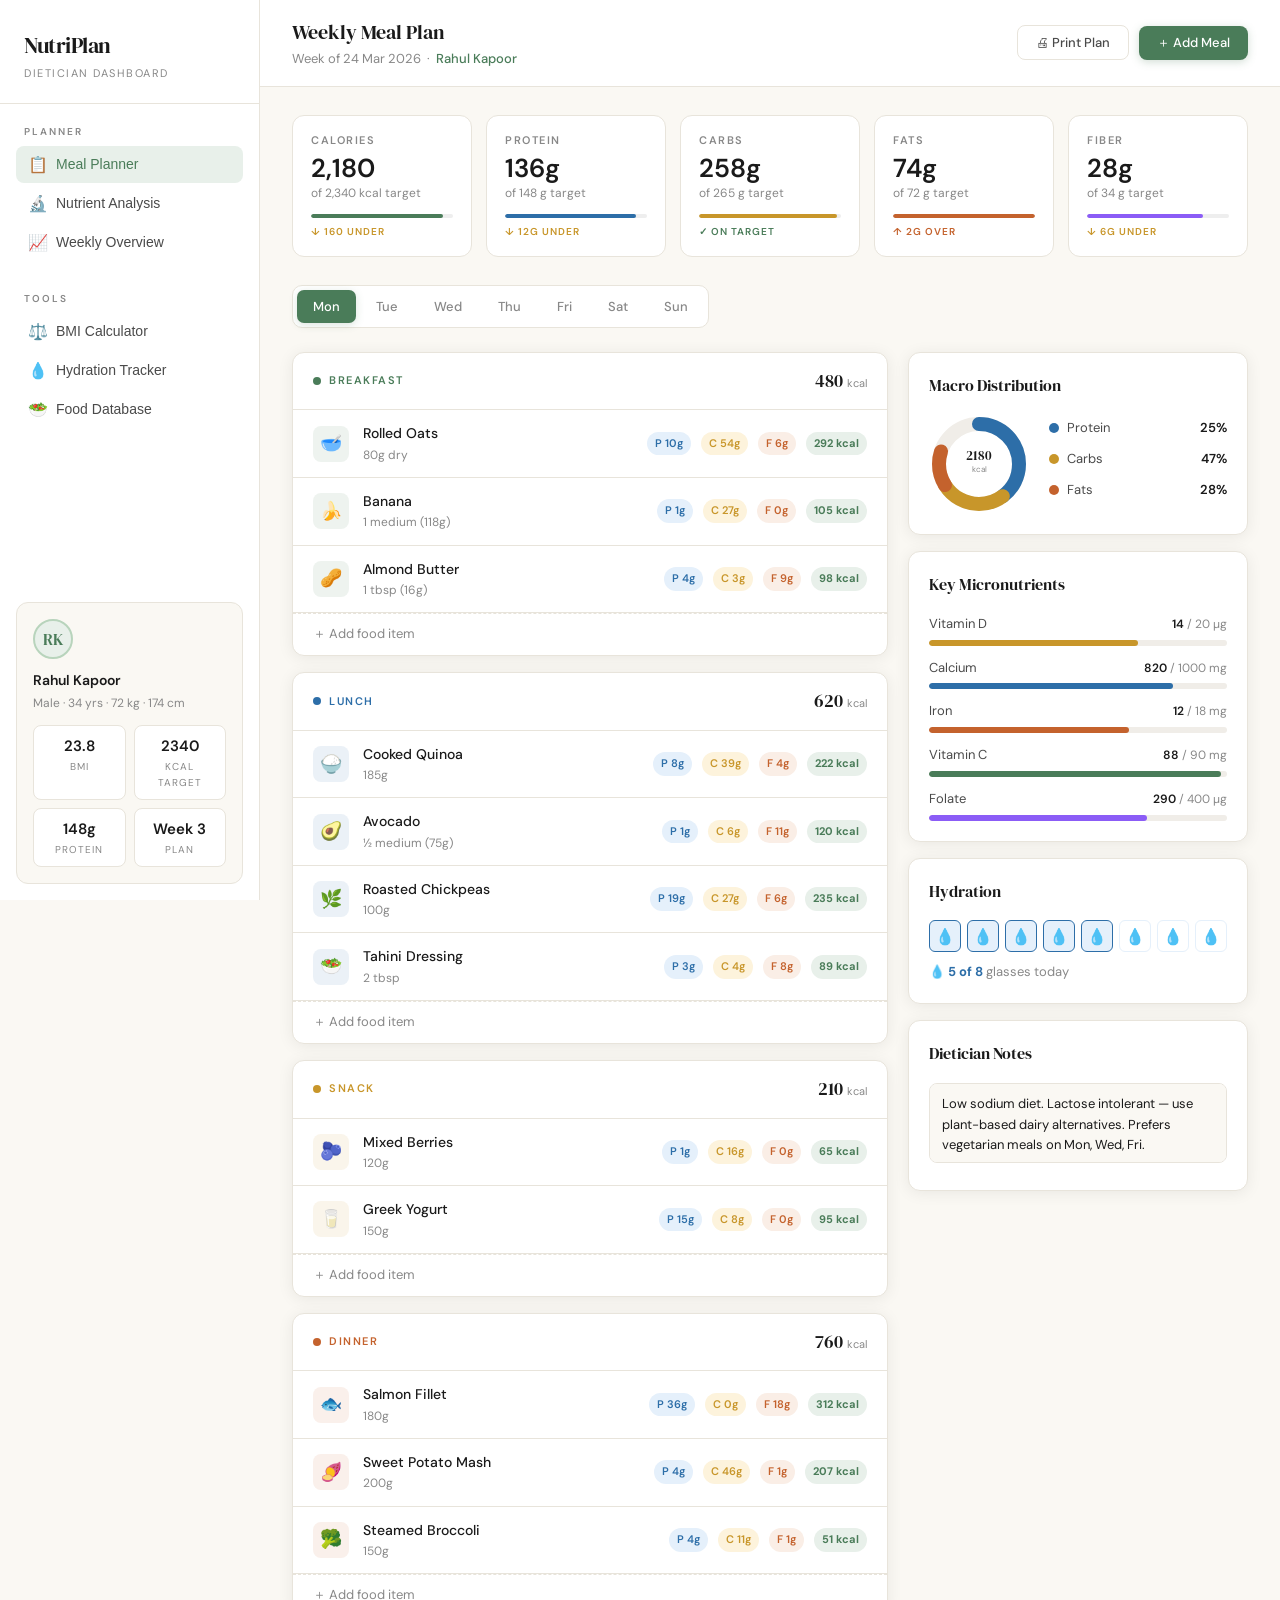
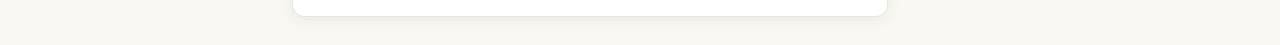
<file: dietician_meal_planner (1).html>
<!DOCTYPE html>
<html lang="en">
<head>
<meta charset="UTF-8">
<meta name="viewport" content="width=device-width, initial-scale=1.0">
<title>NutriPlan — Dietician's Meal Planner</title>
<link href="https://fonts.googleapis.com/css2?family=DM+Serif+Display:ital@0;1&family=DM+Sans:wght@300;400;500;600&display=swap" rel="stylesheet">
<style>
* { margin:0; padding:0; box-sizing:border-box; }

:root {
  --cream: #faf8f3;
  --white: #ffffff;
  --sage: #4a7c59;
  --sage-light: #e8f0ea;
  --sage-mid: #b8d4bc;
  --terracotta: #c4622d;
  --terra-light: #faeee6;
  --gold: #c8962a;
  --gold-light: #fdf3dc;
  --sky: #2d6ea8;
  --sky-light: #e5f0fb;
  --ink: #1a1a1a;
  --ink-mid: #4a4a4a;
  --ink-light: #888;
  --border: #e8e4db;
  --radius: 12px;
  --shadow: 0 2px 16px rgba(0,0,0,0.07);
  --shadow-md: 0 4px 32px rgba(0,0,0,0.1);
}

body {
  background: var(--cream);
  color: var(--ink);
  font-family: 'DM Sans', sans-serif;
  min-height: 100vh;
  font-size: 15px;
  line-height: 1.6;
}

/* ── SIDEBAR ── */
.layout { display: flex; min-height: 100vh; }

.sidebar {
  width: 260px; flex-shrink: 0;
  background: var(--white);
  border-right: 1px solid var(--border);
  display: flex; flex-direction: column;
  padding: 0;
  position: sticky; top: 0; height: 100vh;
  overflow-y: auto;
}

.brand {
  padding: 28px 24px 20px;
  border-bottom: 1px solid var(--border);
}

.brand-name {
  font-family: 'DM Serif Display', serif;
  font-size: 22px; color: var(--ink);
  letter-spacing: -0.5px;
}

.brand-tag {
  font-size: 11px; color: var(--ink-light);
  letter-spacing: 1.5px; text-transform: uppercase;
  margin-top: 2px;
}

.nav-section { padding: 20px 16px 8px; }

.nav-label {
  font-size: 10px; font-weight: 600; letter-spacing: 2px;
  text-transform: uppercase; color: var(--ink-light);
  padding: 0 8px; margin-bottom: 6px;
}

.nav-item {
  display: flex; align-items: center; gap: 10px;
  padding: 9px 12px; border-radius: 8px;
  font-size: 14px; font-weight: 500; color: var(--ink-mid);
  cursor: pointer; transition: all 0.18s;
  margin-bottom: 2px;
  border: none; background: none; width: 100%; text-align: left;
}

.nav-item:hover { background: var(--cream); color: var(--ink); }

.nav-item.active {
  background: var(--sage-light);
  color: var(--sage);
}

.nav-icon { width: 18px; text-align: center; font-size: 16px; flex-shrink: 0; }

/* Patient card in sidebar */
.patient-card {
  margin: 16px; padding: 16px;
  background: var(--cream); border-radius: var(--radius);
  border: 1px solid var(--border);
}

.patient-avatar {
  width: 40px; height: 40px; border-radius: 50%;
  background: var(--sage-light); border: 2px solid var(--sage-mid);
  display: flex; align-items: center; justify-content: center;
  font-family: 'DM Serif Display', serif;
  font-size: 16px; color: var(--sage);
  margin-bottom: 10px;
}

.patient-name { font-weight: 600; font-size: 14px; color: var(--ink); }
.patient-meta { font-size: 12px; color: var(--ink-light); margin-top: 2px; }

.patient-stats {
  display: grid; grid-template-columns: 1fr 1fr; gap: 8px; margin-top: 12px;
}

.pstat {
  background: var(--white); border-radius: 8px;
  padding: 8px; text-align: center; border: 1px solid var(--border);
}
.pstat-val { font-size: 15px; font-weight: 600; color: var(--ink); }
.pstat-key { font-size: 10px; color: var(--ink-light); text-transform: uppercase; letter-spacing: 1px; margin-top: 1px; }

/* ── MAIN ── */
.main { flex: 1; display: flex; flex-direction: column; overflow: hidden; }

/* Top bar */
.topbar {
  background: var(--white); border-bottom: 1px solid var(--border);
  padding: 16px 32px; display: flex; align-items: center; justify-content: space-between;
  flex-shrink: 0;
}

.topbar-title { font-family: 'DM Serif Display', serif; font-size: 20px; color: var(--ink); }
.topbar-sub { font-size: 13px; color: var(--ink-light); margin-top: 1px; }

.topbar-actions { display: flex; gap: 10px; align-items: center; }

.btn {
  padding: 8px 18px; border-radius: 8px; font-size: 13px; font-weight: 500;
  cursor: pointer; transition: all 0.18s; border: none; font-family: 'DM Sans', sans-serif;
}

.btn-outline {
  background: none; border: 1px solid var(--border); color: var(--ink-mid);
}
.btn-outline:hover { background: var(--cream); border-color: #ccc; }

.btn-primary {
  background: var(--sage); color: white;
  box-shadow: 0 2px 8px rgba(74,124,89,0.25);
}
.btn-primary:hover { background: #3d6b4a; }

/* ── CONTENT ── */
.content { flex: 1; overflow-y: auto; padding: 28px 32px; }

/* Macro summary row */
.macro-summary {
  display: grid; grid-template-columns: repeat(5, 1fr); gap: 14px;
  margin-bottom: 28px;
}

.macro-card {
  background: var(--white); border-radius: var(--radius);
  border: 1px solid var(--border); padding: 16px 18px;
  transition: box-shadow 0.2s;
}
.macro-card:hover { box-shadow: var(--shadow); }

.mc-label { font-size: 11px; font-weight: 600; letter-spacing: 1.5px; text-transform: uppercase; color: var(--ink-light); margin-bottom: 6px; }
.mc-val { font-size: 26px; font-weight: 600; color: var(--ink); line-height: 1; }
.mc-unit { font-size: 12px; color: var(--ink-light); margin-top: 3px; }

.mc-bar-wrap { height: 4px; background: #eee; border-radius: 100px; margin-top: 10px; overflow: hidden; }
.mc-bar { height: 100%; border-radius: 100px; transition: width 0.6s cubic-bezier(0.34,1.56,0.64,1); }

/* Target badge */
.target-met { font-size: 10px; font-weight: 600; letter-spacing: 1px; text-transform: uppercase; margin-top: 6px; }
.met { color: var(--sage); }
.over { color: var(--terracotta); }
.under { color: var(--gold); }

/* ── DAY TABS ── */
.day-tabs {
  display: flex; gap: 4px; margin-bottom: 24px;
  background: var(--white); border: 1px solid var(--border);
  border-radius: 10px; padding: 4px;
  width: fit-content;
}

.day-tab {
  padding: 8px 16px; border-radius: 7px;
  font-size: 13px; font-weight: 500; color: var(--ink-light);
  cursor: pointer; transition: all 0.18s;
  border: none; background: none; font-family: 'DM Sans', sans-serif;
}
.day-tab:hover { color: var(--ink); background: var(--cream); }
.day-tab.active {
  background: var(--sage); color: white;
  box-shadow: 0 2px 8px rgba(74,124,89,0.2);
}

/* ── MEAL SECTIONS ── */
.meals-layout { display: grid; grid-template-columns: 1fr 340px; gap: 20px; align-items: start; }

.meal-group { display: flex; flex-direction: column; gap: 16px; }

.meal-block {
  background: var(--white); border-radius: var(--radius);
  border: 1px solid var(--border); overflow: hidden;
  box-shadow: var(--shadow);
  transition: box-shadow 0.2s;
}
.meal-block:hover { box-shadow: var(--shadow-md); }

.meal-block-header {
  display: flex; align-items: center; justify-content: space-between;
  padding: 14px 20px;
  border-bottom: 1px solid var(--border);
}

.meal-type-badge {
  display: inline-flex; align-items: center; gap: 8px;
  font-size: 11px; font-weight: 600; letter-spacing: 1.5px; text-transform: uppercase;
}

.meal-type-dot {
  width: 8px; height: 8px; border-radius: 50%;
}

.meal-block-kcal {
  font-family: 'DM Serif Display', serif;
  font-size: 18px; color: var(--ink);
}
.meal-block-kcal span { font-family: 'DM Sans', sans-serif; font-size: 11px; color: var(--ink-light); font-weight: 400; }

.meal-items { padding: 0; }

.meal-row {
  display: flex; align-items: center; gap: 14px;
  padding: 12px 20px;
  border-bottom: 1px solid var(--border);
  transition: background 0.15s;
}
.meal-row:last-child { border-bottom: none; }
.meal-row:hover { background: var(--cream); }

.food-icon {
  width: 36px; height: 36px; border-radius: 8px;
  display: flex; align-items: center; justify-content: center;
  font-size: 18px; flex-shrink: 0;
}

.food-info { flex: 1; min-width: 0; }
.food-name { font-size: 14px; font-weight: 500; color: var(--ink); }
.food-portion { font-size: 12px; color: var(--ink-light); margin-top: 1px; }

.food-macros { display: flex; gap: 10px; flex-shrink: 0; }

.fm-pill {
  font-size: 11px; font-weight: 600; padding: 3px 8px;
  border-radius: 100px; white-space: nowrap;
}

.pill-p { background: var(--sky-light); color: var(--sky); }
.pill-c { background: var(--gold-light); color: var(--gold); }
.pill-f { background: var(--terra-light); color: var(--terracotta); }
.pill-k { background: var(--sage-light); color: var(--sage); font-weight: 700; }

/* add food row */
.add-food-row {
  padding: 10px 20px; display: flex; align-items: center; gap: 8px;
  cursor: pointer; color: var(--ink-light); font-size: 13px;
  transition: background 0.15s; border-top: 1px dashed var(--border);
}
.add-food-row:hover { background: var(--sage-light); color: var(--sage); }

/* ── RIGHT PANEL ── */
.right-panel { display: flex; flex-direction: column; gap: 16px; }

.panel-card {
  background: var(--white); border-radius: var(--radius);
  border: 1px solid var(--border); padding: 20px;
  box-shadow: var(--shadow);
}

.panel-title {
  font-family: 'DM Serif Display', serif;
  font-size: 16px; color: var(--ink); margin-bottom: 16px;
}

/* Donut chart */
.donut-wrap { display: flex; align-items: center; gap: 20px; }

.donut-svg { flex-shrink: 0; }

.donut-legend { flex: 1; }
.legend-row {
  display: flex; align-items: center; gap: 8px;
  font-size: 13px; margin-bottom: 10px;
}
.legend-dot { width: 10px; height: 10px; border-radius: 50%; flex-shrink: 0; }
.legend-name { flex: 1; color: var(--ink-mid); }
.legend-pct { font-weight: 600; color: var(--ink); }

/* Water tracker */
.water-cups {
  display: flex; gap: 6px; flex-wrap: wrap; margin-top: 8px;
}

.water-cup {
  width: 32px; height: 32px; border-radius: 6px;
  border: 1.5px solid var(--sky-light);
  display: flex; align-items: center; justify-content: center;
  font-size: 16px; cursor: pointer;
  transition: all 0.2s; background: none;
}

.water-cup.filled { background: var(--sky-light); border-color: var(--sky); }
.water-cup:hover { transform: scale(1.1); }

.water-status { font-size: 13px; color: var(--ink-light); margin-top: 10px; }
.water-status strong { color: var(--sky); }

/* Notes */
.notes-area {
  width: 100%; border: 1px solid var(--border); border-radius: 8px;
  padding: 10px 12px; font-family: 'DM Sans', sans-serif; font-size: 13px;
  color: var(--ink); background: var(--cream); resize: none;
  line-height: 1.6; outline: none; min-height: 80px;
  transition: border-color 0.2s;
}
.notes-area:focus { border-color: var(--sage); }

/* Nutrient gauge rows */
.gauge-list { display: flex; flex-direction: column; gap: 12px; }

.gauge-row { }
.gauge-top { display: flex; justify-content: space-between; align-items: baseline; margin-bottom: 5px; }
.gauge-name { font-size: 13px; color: var(--ink-mid); }
.gauge-nums { font-size: 12px; color: var(--ink-light); }
.gauge-nums strong { color: var(--ink); font-weight: 600; }

.gauge-track {
  height: 6px; background: #f0ede8; border-radius: 100px; overflow: hidden;
}
.gauge-fill {
  height: 100%; border-radius: 100px;
  transition: width 0.7s cubic-bezier(0.34,1.56,0.64,1);
}

/* Week overview strip */
.week-strip {
  display: grid; grid-template-columns: repeat(7, 1fr); gap: 8px;
  margin-top: 6px;
}

.week-col { text-align: center; }

.week-day-label {
  font-size: 10px; font-weight: 600; letter-spacing: 1px;
  text-transform: uppercase; color: var(--ink-light); margin-bottom: 6px;
}

.week-bar-wrap {
  height: 60px; display: flex; flex-direction: column; justify-content: flex-end;
  background: #f5f3ee; border-radius: 6px; overflow: hidden;
  position: relative;
}

.week-bar-fill {
  border-radius: 4px 4px 0 0;
  transition: height 0.6s cubic-bezier(0.34,1.56,0.64,1);
}

.week-day-kcal {
  font-size: 10px; color: var(--ink-light); margin-top: 4px;
  font-weight: 500;
}

.week-col.today .week-day-label { color: var(--sage); }
.week-col.today .week-bar-fill { background: var(--sage) !important; }

/* Print button */
@media print {
  .sidebar, .topbar-actions, .add-food-row, .btn { display: none !important; }
  .layout { display: block; }
  .main { overflow: visible; }
  .content { padding: 16px; }
}

/* Responsive */
@media (max-width: 1100px) {
  .meals-layout { grid-template-columns: 1fr; }
  .macro-summary { grid-template-columns: repeat(3, 1fr); }
}

@media (max-width: 760px) {
  .sidebar { display: none; }
  .macro-summary { grid-template-columns: repeat(2, 1fr); }
  .content { padding: 16px; }
  .topbar { padding: 14px 16px; }
}

/* Alerts / flags */
.flag {
  display: inline-flex; align-items: center; gap: 5px;
  font-size: 11px; font-weight: 600; padding: 4px 10px;
  border-radius: 100px; letter-spacing: 0.5px;
}
.flag-warn { background: var(--gold-light); color: var(--gold); }
.flag-ok { background: var(--sage-light); color: var(--sage); }
.flag-alert { background: var(--terra-light); color: var(--terracotta); }

/* Section heading */
.section-heading {
  font-family: 'DM Serif Display', serif;
  font-size: 18px; color: var(--ink); margin-bottom: 18px;
  display: flex; align-items: center; gap: 12px;
}

.section-heading::after {
  content: ''; flex: 1; height: 1px; background: var(--border);
}
</style>
</head>
<body>

<div class="layout">

<!-- ── SIDEBAR ── -->
<aside class="sidebar">
  <div class="brand">
    <div class="brand-name">NutriPlan</div>
    <div class="brand-tag">Dietician Dashboard</div>
  </div>

  <div class="nav-section">
    <div class="nav-label">Planner</div>
    <button class="nav-item active" onclick="switchView('planner',this)">
      <span class="nav-icon">📋</span> Meal Planner
    </button>
    <button class="nav-item" onclick="switchView('nutrients',this)">
      <span class="nav-icon">🔬</span> Nutrient Analysis
    </button>
    <button class="nav-item" onclick="switchView('history',this)">
      <span class="nav-icon">📈</span> Weekly Overview
    </button>
  </div>

  <div class="nav-section">
    <div class="nav-label">Tools</div>
    <button class="nav-item" onclick="switchView('bmi',this)">
      <span class="nav-icon">⚖️</span> BMI Calculator
    </button>
    <button class="nav-item" onclick="switchView('water',this)">
      <span class="nav-icon">💧</span> Hydration Tracker
    </button>
    <button class="nav-item" onclick="switchView('foods',this)">
      <span class="nav-icon">🥗</span> Food Database
    </button>
  </div>

  <div style="flex:1;"></div>

  <!-- Patient card -->
  <div class="patient-card">
    <div class="patient-avatar">RK</div>
    <div class="patient-name">Rahul Kapoor</div>
    <div class="patient-meta">Male · 34 yrs · 72 kg · 174 cm</div>
    <div class="patient-stats">
      <div class="pstat"><div class="pstat-val">23.8</div><div class="pstat-key">BMI</div></div>
      <div class="pstat"><div class="pstat-val">2340</div><div class="pstat-key">kcal Target</div></div>
      <div class="pstat"><div class="pstat-val">148g</div><div class="pstat-key">Protein</div></div>
      <div class="pstat"><div class="pstat-val">Week 3</div><div class="pstat-key">Plan</div></div>
    </div>
  </div>
</aside>

<!-- ── MAIN ── -->
<div class="main">

  <!-- Top bar -->
  <div class="topbar">
    <div>
      <div class="topbar-title">Weekly Meal Plan</div>
      <div class="topbar-sub">Week of 24 Mar 2026 &nbsp;·&nbsp; <span style="color:var(--sage);font-weight:500;">Rahul Kapoor</span></div>
    </div>
    <div class="topbar-actions">
      <button class="btn btn-outline" onclick="window.print()">🖨 Print Plan</button>
      <button class="btn btn-primary">＋ Add Meal</button>
    </div>
  </div>

  <div class="content" id="mainContent">

    <!-- PLANNER VIEW (default) -->
    <div id="view-planner">

      <!-- Macro summary -->
      <div class="macro-summary">
        <div class="macro-card">
          <div class="mc-label">Calories</div>
          <div class="mc-val" id="mc-kcal">2,180</div>
          <div class="mc-unit">of 2,340 kcal target</div>
          <div class="mc-bar-wrap"><div class="mc-bar" id="bar-kcal" style="width:0%;background:var(--sage);"></div></div>
          <div class="target-met under" id="badge-kcal">↓ 160 under</div>
        </div>
        <div class="macro-card">
          <div class="mc-label">Protein</div>
          <div class="mc-val" id="mc-pro">136g</div>
          <div class="mc-unit">of 148 g target</div>
          <div class="mc-bar-wrap"><div class="mc-bar" id="bar-pro" style="width:0%;background:var(--sky);"></div></div>
          <div class="target-met under" id="badge-pro">↓ 12g under</div>
        </div>
        <div class="macro-card">
          <div class="mc-label">Carbs</div>
          <div class="mc-val" id="mc-carb">258g</div>
          <div class="mc-unit">of 265 g target</div>
          <div class="mc-bar-wrap"><div class="mc-bar" id="bar-carb" style="width:0%;background:var(--gold);"></div></div>
          <div class="target-met met" id="badge-carb">✓ On target</div>
        </div>
        <div class="macro-card">
          <div class="mc-label">Fats</div>
          <div class="mc-val" id="mc-fat">74g</div>
          <div class="mc-unit">of 72 g target</div>
          <div class="mc-bar-wrap"><div class="mc-bar" id="bar-fat" style="width:0%;background:var(--terracotta);"></div></div>
          <div class="target-met over" id="badge-fat">↑ 2g over</div>
        </div>
        <div class="macro-card">
          <div class="mc-label">Fiber</div>
          <div class="mc-val" id="mc-fib">28g</div>
          <div class="mc-unit">of 34 g target</div>
          <div class="mc-bar-wrap"><div class="mc-bar" id="bar-fib" style="width:0%;background:#8b5cf6;"></div></div>
          <div class="target-met under" id="badge-fib">↓ 6g under</div>
        </div>
      </div>

      <!-- Day tabs -->
      <div class="day-tabs" id="dayTabs">
        <button class="day-tab active" onclick="selectDay(this,'mon')">Mon</button>
        <button class="day-tab" onclick="selectDay(this,'tue')">Tue</button>
        <button class="day-tab" onclick="selectDay(this,'wed')">Wed</button>
        <button class="day-tab" onclick="selectDay(this,'thu')">Thu</button>
        <button class="day-tab" onclick="selectDay(this,'fri')">Fri</button>
        <button class="day-tab" onclick="selectDay(this,'sat')">Sat</button>
        <button class="day-tab" onclick="selectDay(this,'sun')">Sun</button>
      </div>

      <div class="meals-layout">
        <!-- Meal blocks -->
        <div class="meal-group" id="mealGroup"></div>

        <!-- Right panel -->
        <div class="right-panel">

          <!-- Macro donut -->
          <div class="panel-card">
            <div class="panel-title">Macro Distribution</div>
            <div class="donut-wrap">
              <svg class="donut-svg" width="100" height="100" viewBox="0 0 100 100">
                <circle cx="50" cy="50" r="40" fill="none" stroke="#f0ede8" stroke-width="14"/>
                <circle cx="50" cy="50" r="40" fill="none" stroke="var(--sky)" stroke-width="14"
                  stroke-dasharray="100 151" stroke-dashoffset="0" stroke-linecap="round"
                  transform="rotate(-90 50 50)"/>
                <circle cx="50" cy="50" r="40" fill="none" stroke="var(--gold)" stroke-width="14"
                  stroke-dasharray="66 185" stroke-dashoffset="-100" stroke-linecap="round"
                  transform="rotate(-90 50 50)"/>
                <circle cx="50" cy="50" r="40" fill="none" stroke="var(--terracotta)" stroke-width="14"
                  stroke-dasharray="35 216" stroke-dashoffset="-166" stroke-linecap="round"
                  transform="rotate(-90 50 50)"/>
                <text x="50" y="46" text-anchor="middle" font-family="DM Serif Display" font-size="13" fill="#1a1a1a">2180</text>
                <text x="50" y="58" text-anchor="middle" font-family="DM Sans" font-size="8" fill="#888">kcal</text>
              </svg>
              <div class="donut-legend">
                <div class="legend-row">
                  <div class="legend-dot" style="background:var(--sky);"></div>
                  <div class="legend-name">Protein</div>
                  <div class="legend-pct">25%</div>
                </div>
                <div class="legend-row">
                  <div class="legend-dot" style="background:var(--gold);"></div>
                  <div class="legend-name">Carbs</div>
                  <div class="legend-pct">47%</div>
                </div>
                <div class="legend-row">
                  <div class="legend-dot" style="background:var(--terracotta);"></div>
                  <div class="legend-name">Fats</div>
                  <div class="legend-pct">28%</div>
                </div>
              </div>
            </div>
          </div>

          <!-- Micronutrients -->
          <div class="panel-card">
            <div class="panel-title">Key Micronutrients</div>
            <div class="gauge-list">
              <div class="gauge-row">
                <div class="gauge-top"><span class="gauge-name">Vitamin D</span><span class="gauge-nums"><strong>14</strong> / 20 µg</span></div>
                <div class="gauge-track"><div class="gauge-fill" style="width:70%;background:var(--gold);"></div></div>
              </div>
              <div class="gauge-row">
                <div class="gauge-top"><span class="gauge-name">Calcium</span><span class="gauge-nums"><strong>820</strong> / 1000 mg</span></div>
                <div class="gauge-track"><div class="gauge-fill" style="width:82%;background:var(--sky);"></div></div>
              </div>
              <div class="gauge-row">
                <div class="gauge-top"><span class="gauge-name">Iron</span><span class="gauge-nums"><strong>12</strong> / 18 mg</span></div>
                <div class="gauge-track"><div class="gauge-fill" style="width:67%;background:var(--terracotta);"></div></div>
              </div>
              <div class="gauge-row">
                <div class="gauge-top"><span class="gauge-name">Vitamin C</span><span class="gauge-nums"><strong>88</strong> / 90 mg</span></div>
                <div class="gauge-track"><div class="gauge-fill" style="width:98%;background:var(--sage);"></div></div>
              </div>
              <div class="gauge-row">
                <div class="gauge-top"><span class="gauge-name">Folate</span><span class="gauge-nums"><strong>290</strong> / 400 µg</span></div>
                <div class="gauge-track"><div class="gauge-fill" style="width:73%;background:#8b5cf6;"></div></div>
              </div>
            </div>
          </div>

          <!-- Water -->
          <div class="panel-card">
            <div class="panel-title">Hydration</div>
            <div class="water-cups" id="waterCups"></div>
            <div class="water-status" id="waterStatus">💧 <strong>5 of 8</strong> glasses today</div>
          </div>

          <!-- Notes -->
          <div class="panel-card">
            <div class="panel-title">Dietician Notes</div>
            <textarea class="notes-area" placeholder="Add notes for this patient (allergies, preferences, goals…)">Low sodium diet. Lactose intolerant — use plant-based dairy alternatives. Prefers vegetarian meals on Mon, Wed, Fri.</textarea>
          </div>

        </div>
      </div>

    </div><!-- /planner view -->

    <!-- NUTRIENTS VIEW -->
    <div id="view-nutrients" style="display:none;">
      <div class="section-heading">Nutrient Analysis</div>
      <div style="background:var(--white);border:1px solid var(--border);border-radius:var(--radius);padding:28px;box-shadow:var(--shadow);">
        <p style="color:var(--ink-mid);margin-bottom:24px;font-size:14px;">Full nutrient breakdown for <strong>Monday, 24 Mar 2026</strong> — Rahul Kapoor</p>
        <div class="gauge-list">
          <div class="gauge-row"><div class="gauge-top"><span class="gauge-name">Protein</span><span class="gauge-nums"><strong>136</strong> / 148 g</span></div><div class="gauge-track"><div class="gauge-fill" style="width:92%;background:var(--sky);"></div></div></div>
          <div class="gauge-row"><div class="gauge-top"><span class="gauge-name">Carbohydrates</span><span class="gauge-nums"><strong>258</strong> / 265 g</span></div><div class="gauge-track"><div class="gauge-fill" style="width:97%;background:var(--gold);"></div></div></div>
          <div class="gauge-row"><div class="gauge-top"><span class="gauge-name">Dietary Fiber</span><span class="gauge-nums"><strong>28</strong> / 34 g</span></div><div class="gauge-track"><div class="gauge-fill" style="width:82%;background:#8b5cf6;"></div></div></div>
          <div class="gauge-row"><div class="gauge-top"><span class="gauge-name">Total Fat</span><span class="gauge-nums"><strong>74</strong> / 72 g</span></div><div class="gauge-track"><div class="gauge-fill" style="width:100%;background:var(--terracotta);"></div></div></div>
          <div class="gauge-row"><div class="gauge-top"><span class="gauge-name">Saturated Fat</span><span class="gauge-nums"><strong>18</strong> / 22 g</span></div><div class="gauge-track"><div class="gauge-fill" style="width:82%;background:#e87c3e;"></div></div></div>
          <div class="gauge-row"><div class="gauge-top"><span class="gauge-name">Sodium</span><span class="gauge-nums"><strong>1840</strong> / 2300 mg</span></div><div class="gauge-track"><div class="gauge-fill" style="width:80%;background:#64748b;"></div></div></div>
          <div class="gauge-row"><div class="gauge-top"><span class="gauge-name">Potassium</span><span class="gauge-nums"><strong>2800</strong> / 3500 mg</span></div><div class="gauge-track"><div class="gauge-fill" style="width:80%;background:#0891b2;"></div></div></div>
          <div class="gauge-row"><div class="gauge-top"><span class="gauge-name">Vitamin A</span><span class="gauge-nums"><strong>640</strong> / 900 µg</span></div><div class="gauge-track"><div class="gauge-fill" style="width:71%;background:var(--gold);"></div></div></div>
          <div class="gauge-row"><div class="gauge-top"><span class="gauge-name">Vitamin C</span><span class="gauge-nums"><strong>88</strong> / 90 mg</span></div><div class="gauge-track"><div class="gauge-fill" style="width:98%;background:var(--sage);"></div></div></div>
          <div class="gauge-row"><div class="gauge-top"><span class="gauge-name">Vitamin D</span><span class="gauge-nums"><strong>14</strong> / 20 µg</span></div><div class="gauge-track"><div class="gauge-fill" style="width:70%;background:#f59e0b;"></div></div></div>
          <div class="gauge-row"><div class="gauge-top"><span class="gauge-name">Calcium</span><span class="gauge-nums"><strong>820</strong> / 1000 mg</span></div><div class="gauge-track"><div class="gauge-fill" style="width:82%;background:var(--sky);"></div></div></div>
          <div class="gauge-row"><div class="gauge-top"><span class="gauge-name">Iron</span><span class="gauge-nums"><strong>12</strong> / 18 mg</span></div><div class="gauge-track"><div class="gauge-fill" style="width:67%;background:var(--terracotta);"></div></div></div>
          <div class="gauge-row"><div class="gauge-top"><span class="gauge-name">Folate</span><span class="gauge-nums"><strong>290</strong> / 400 µg</span></div><div class="gauge-track"><div class="gauge-fill" style="width:73%;background:#8b5cf6;"></div></div></div>
          <div class="gauge-row"><div class="gauge-top"><span class="gauge-name">Omega-3</span><span class="gauge-nums"><strong>1.6</strong> / 2.5 g</span></div><div class="gauge-track"><div class="gauge-fill" style="width:64%;background:#0891b2;"></div></div></div>
        </div>
        <div style="margin-top:20px;display:flex;gap:10px;flex-wrap:wrap;">
          <span class="flag flag-alert">⚠ Iron low</span>
          <span class="flag flag-warn">⚠ Vitamin D below target</span>
          <span class="flag flag-ok">✓ Vitamin C adequate</span>
          <span class="flag flag-ok">✓ Sodium within range</span>
        </div>
      </div>
    </div>

    <!-- HISTORY VIEW -->
    <div id="view-history" style="display:none;">
      <div class="section-heading">Weekly Calorie Overview</div>
      <div style="background:var(--white);border:1px solid var(--border);border-radius:var(--radius);padding:28px;box-shadow:var(--shadow);">
        <div style="display:flex;justify-content:space-between;align-items:center;margin-bottom:24px;">
          <p style="color:var(--ink-mid);font-size:14px;">Calorie intake vs. 2,340 kcal daily target</p>
          <div style="display:flex;gap:16px;">
            <span style="font-size:12px;color:var(--ink-light);display:flex;align-items:center;gap:5px;"><span style="display:inline-block;width:12px;height:12px;border-radius:3px;background:var(--sage);"></span> Actual</span>
            <span style="font-size:12px;color:var(--ink-light);display:flex;align-items:center;gap:5px;"><span style="display:inline-block;width:12px;height:4px;background:#ccc;border-radius:2px;"></span> Target</span>
          </div>
        </div>
        <div id="weeklyChart" style="display:grid;grid-template-columns:repeat(7,1fr);gap:16px;align-items:flex-end;height:200px;padding-top:20px;position:relative;">
          <div style="position:absolute;top:0;left:0;right:0;border-top:2px dashed #d8d4cc;"></div>
        </div>
        <div style="display:grid;grid-template-columns:repeat(7,1fr);gap:16px;margin-top:8px;" id="weeklyLabels"></div>
        <div style="margin-top:24px;display:grid;grid-template-columns:repeat(4,1fr);gap:12px;">
          <div class="pstat" style="padding:14px;"><div class="pstat-val" style="font-size:20px;">2,210</div><div class="pstat-key">Avg kcal/day</div></div>
          <div class="pstat" style="padding:14px;"><div class="pstat-val" style="font-size:20px;color:var(--sage);">5/7</div><div class="pstat-key">Days on target</div></div>
          <div class="pstat" style="padding:14px;"><div class="pstat-val" style="font-size:20px;">−130</div><div class="pstat-key">Avg kcal deficit</div></div>
          <div class="pstat" style="padding:14px;"><div class="pstat-val" style="font-size:20px;color:var(--terracotta);">Sat</div><div class="pstat-key">Highest day</div></div>
        </div>
      </div>
    </div>

    <!-- BMI VIEW -->
    <div id="view-bmi" style="display:none;">
      <div class="section-heading">BMI & Body Composition Calculator</div>
      <div style="display:grid;grid-template-columns:1fr 1fr;gap:20px;">
        <div style="background:var(--white);border:1px solid var(--border);border-radius:var(--radius);padding:28px;box-shadow:var(--shadow);">
          <p style="font-weight:600;color:var(--ink);margin-bottom:20px;">Patient Measurements</p>
          <div style="display:flex;flex-direction:column;gap:14px;">
            <div>
              <label style="font-size:12px;color:var(--ink-light);text-transform:uppercase;letter-spacing:1px;display:block;margin-bottom:5px;">Weight (kg)</label>
              <input type="number" id="bmi-weight" value="72" oninput="calcBMI()" style="width:100%;padding:10px 12px;border:1px solid var(--border);border-radius:8px;font-size:15px;font-family:DM Sans;color:var(--ink);background:var(--cream);outline:none;">
            </div>
            <div>
              <label style="font-size:12px;color:var(--ink-light);text-transform:uppercase;letter-spacing:1px;display:block;margin-bottom:5px;">Height (cm)</label>
              <input type="number" id="bmi-height" value="174" oninput="calcBMI()" style="width:100%;padding:10px 12px;border:1px solid var(--border);border-radius:8px;font-size:15px;font-family:DM Sans;color:var(--ink);background:var(--cream);outline:none;">
            </div>
            <div>
              <label style="font-size:12px;color:var(--ink-light);text-transform:uppercase;letter-spacing:1px;display:block;margin-bottom:5px;">Age</label>
              <input type="number" id="bmi-age" value="34" oninput="calcBMI()" style="width:100%;padding:10px 12px;border:1px solid var(--border);border-radius:8px;font-size:15px;font-family:DM Sans;color:var(--ink);background:var(--cream);outline:none;">
            </div>
            <div>
              <label style="font-size:12px;color:var(--ink-light);text-transform:uppercase;letter-spacing:1px;display:block;margin-bottom:5px;">Sex</label>
              <select id="bmi-sex" oninput="calcBMI()" style="width:100%;padding:10px 12px;border:1px solid var(--border);border-radius:8px;font-size:15px;font-family:DM Sans;color:var(--ink);background:var(--cream);outline:none;">
                <option value="male">Male</option>
                <option value="female">Female</option>
              </select>
            </div>
            <div>
              <label style="font-size:12px;color:var(--ink-light);text-transform:uppercase;letter-spacing:1px;display:block;margin-bottom:5px;">Activity Level</label>
              <select id="bmi-activity" oninput="calcBMI()" style="width:100%;padding:10px 12px;border:1px solid var(--border);border-radius:8px;font-size:15px;font-family:DM Sans;color:var(--ink);background:var(--cream);outline:none;">
                <option value="1.2">Sedentary (desk job)</option>
                <option value="1.375">Lightly active (1–3 days/wk)</option>
                <option value="1.55" selected>Moderately active (3–5 days)</option>
                <option value="1.725">Very active (6–7 days)</option>
                <option value="1.9">Extra active (athlete)</option>
              </select>
            </div>
          </div>
        </div>
        <div style="background:var(--white);border:1px solid var(--border);border-radius:var(--radius);padding:28px;box-shadow:var(--shadow);">
          <p style="font-weight:600;color:var(--ink);margin-bottom:20px;">Results</p>
          <div style="display:grid;grid-template-columns:1fr 1fr;gap:12px;" id="bmiResults"></div>
          <div id="bmiCategory" style="margin-top:16px;padding:14px;border-radius:10px;font-size:14px;font-weight:500;"></div>
        </div>
      </div>
    </div>

    <!-- WATER VIEW -->
    <div id="view-water" style="display:none;">
      <div class="section-heading">Hydration Tracker</div>
      <div style="background:var(--white);border:1px solid var(--border);border-radius:var(--radius);padding:32px;box-shadow:var(--shadow);max-width:600px;">
        <p style="color:var(--ink-mid);font-size:14px;margin-bottom:24px;">Daily recommendation: <strong>8 glasses (2 L)</strong> for Rahul Kapoor</p>
        <div class="water-cups" id="waterCupsFull" style="gap:10px;"></div>
        <div id="waterStatusFull" style="margin-top:20px;font-size:16px;font-weight:500;color:var(--sky);"></div>
        <button onclick="resetWater()" style="margin-top:16px;padding:8px 18px;border-radius:8px;border:1px solid var(--border);background:none;font-family:DM Sans;font-size:13px;color:var(--ink-light);cursor:pointer;">Reset</button>
      </div>
    </div>

    <!-- FOOD DB VIEW -->
    <div id="view-foods" style="display:none;">
      <div class="section-heading">Food Database</div>
      <div style="background:var(--white);border:1px solid var(--border);border-radius:var(--radius);overflow:hidden;box-shadow:var(--shadow);">
        <div style="padding:16px 20px;border-bottom:1px solid var(--border);">
          <input id="foodSearch" type="text" placeholder="Search foods…" oninput="filterFoods()" style="width:100%;padding:10px 14px;border:1px solid var(--border);border-radius:8px;font-size:14px;font-family:DM Sans;color:var(--ink);background:var(--cream);outline:none;">
        </div>
        <div id="foodTable" style="overflow-x:auto;">
          <table style="width:100%;border-collapse:collapse;font-size:14px;">
            <thead>
              <tr style="background:var(--cream);">
                <th style="text-align:left;padding:12px 20px;font-size:11px;font-weight:600;letter-spacing:1.5px;text-transform:uppercase;color:var(--ink-light);border-bottom:1px solid var(--border);">Food</th>
                <th style="text-align:right;padding:12px 16px;font-size:11px;font-weight:600;letter-spacing:1.5px;text-transform:uppercase;color:var(--ink-light);border-bottom:1px solid var(--border);">Serving</th>
                <th style="text-align:right;padding:12px 16px;font-size:11px;font-weight:600;letter-spacing:1.5px;text-transform:uppercase;color:var(--ink-light);border-bottom:1px solid var(--border);">kcal</th>
                <th style="text-align:right;padding:12px 16px;font-size:11px;font-weight:600;letter-spacing:1.5px;text-transform:uppercase;color:var(--sky);border-bottom:1px solid var(--border);">Protein</th>
                <th style="text-align:right;padding:12px 16px;font-size:11px;font-weight:600;letter-spacing:1.5px;text-transform:uppercase;color:var(--gold);border-bottom:1px solid var(--border);">Carbs</th>
                <th style="text-align:right;padding:12px 16px;font-size:11px;font-weight:600;letter-spacing:1.5px;text-transform:uppercase;color:var(--terracotta);border-bottom:1px solid var(--border);">Fat</th>
                <th style="text-align:right;padding:12px 16px;font-size:11px;font-weight:600;letter-spacing:1.5px;text-transform:uppercase;color:#8b5cf6;border-bottom:1px solid var(--border);">Fiber</th>
              </tr>
            </thead>
            <tbody id="foodBody"></tbody>
          </table>
        </div>
      </div>
    </div>

  </div><!-- /content -->
</div><!-- /main -->
</div><!-- /layout -->

<script>
// ── MEAL DATA ──
const mealData = {
  mon: [
    { type:'Breakfast', color:'var(--sage)', dot:'#4a7c59', kcal:480, items:[
      { icon:'🥣', name:'Rolled Oats', portion:'80g dry', p:'10g', c:'54g', f:'6g', k:'292' },
      { icon:'🍌', name:'Banana', portion:'1 medium (118g)', p:'1g', c:'27g', f:'0g', k:'105' },
      { icon:'🥜', name:'Almond Butter', portion:'1 tbsp (16g)', p:'4g', c:'3g', f:'9g', k:'98' },
    ]},
    { type:'Lunch', color:'var(--sky)', dot:'#2d6ea8', kcal:620, items:[
      { icon:'🍚', name:'Cooked Quinoa', portion:'185g', p:'8g', c:'39g', f:'4g', k:'222' },
      { icon:'🥑', name:'Avocado', portion:'½ medium (75g)', p:'1g', c:'6g', f:'11g', k:'120' },
      { icon:'🌿', name:'Roasted Chickpeas', portion:'100g', p:'19g', c:'27g', f:'6g', k:'235' },
      { icon:'🥗', name:'Tahini Dressing', portion:'2 tbsp', p:'3g', c:'4g', f:'8g', k:'89' },
    ]},
    { type:'Snack', color:'var(--gold)', dot:'#c8962a', kcal:210, items:[
      { icon:'🫐', name:'Mixed Berries', portion:'120g', p:'1g', c:'16g', f:'0g', k:'65' },
      { icon:'🥛', name:'Greek Yogurt', portion:'150g', p:'15g', c:'8g', f:'0g', k:'95' },
    ]},
    { type:'Dinner', color:'var(--terracotta)', dot:'#c4622d', kcal:760, items:[
      { icon:'🐟', name:'Salmon Fillet', portion:'180g', p:'36g', c:'0g', f:'18g', k:'312' },
      { icon:'🍠', name:'Sweet Potato Mash', portion:'200g', p:'4g', c:'46g', f:'1g', k:'207' },
      { icon:'🥦', name:'Steamed Broccoli', portion:'150g', p:'4g', c:'11g', f:'1g', k:'51' },
    ]},
  ],
  tue: [
    { type:'Breakfast', color:'var(--sage)', dot:'#4a7c59', kcal:520, items:[
      { icon:'🍞', name:'Sourdough Toast', portion:'2 slices (80g)', p:'8g', c:'40g', f:'2g', k:'210' },
      { icon:'🥚', name:'Scrambled Eggs', portion:'2 large', p:'12g', c:'1g', f:'10g', k:'142' },
      { icon:'🐟', name:'Smoked Salmon', portion:'60g', p:'13g', c:'0g', f:'5g', k:'101' },
    ]},
    { type:'Lunch', color:'var(--sky)', dot:'#2d6ea8', kcal:680, items:[
      { icon:'🍚', name:'Brown Rice', portion:'200g cooked', p:'5g', c:'46g', f:'2g', k:'224' },
      { icon:'🍗', name:'Teriyaki Chicken', portion:'150g', p:'34g', c:'12g', f:'6g', k:'242' },
      { icon:'🫛', name:'Edamame', portion:'100g', p:'11g', c:'10g', f:'5g', k:'125' },
    ]},
    { type:'Dinner', color:'var(--terracotta)', dot:'#c4622d', kcal:720, items:[
      { icon:'🍝', name:'Whole Wheat Penne', portion:'200g cooked', p:'10g', c:'76g', f:'2g', k:'360' },
      { icon:'🦃', name:'Turkey Bolognese', portion:'150g sauce', p:'28g', c:'10g', f:'12g', k:'260' },
      { icon:'🧀', name:'Parmesan', portion:'20g', p:'4g', c:'0g', f:'6g', k:'76' },
    ]},
  ],
  wed: [
    { type:'Breakfast', color:'var(--sage)', dot:'#4a7c59', kcal:460, items:[
      { icon:'🧇', name:'Protein Waffles', portion:'2 waffles (120g)', p:'22g', c:'44g', f:'8g', k:'338' },
      { icon:'🍓', name:'Fresh Strawberries', portion:'100g', p:'1g', c:'8g', f:'0g', k:'32' },
      { icon:'🥛', name:'Greek Yogurt', portion:'80g', p:'8g', c:'4g', f:'0g', k:'50' },
    ]},
    { type:'Lunch', color:'var(--sky)', dot:'#2d6ea8', kcal:560, items:[
      { icon:'🌯', name:'Low-Carb Tortilla', portion:'1 large', p:'5g', c:'22g', f:'3g', k:'130' },
      { icon:'🍗', name:'Grilled Chicken', portion:'120g', p:'30g', c:'0g', f:'5g', k:'163' },
      { icon:'🥑', name:'Avocado', portion:'½ medium', p:'1g', c:'6g', f:'11g', k:'120' },
      { icon:'🫘', name:'Black Beans', portion:'80g', p:'6g', c:'22g', f:'1g', k:'126' },
    ]},
    { type:'Dinner', color:'var(--terracotta)', dot:'#c4622d', kcal:700, items:[
      { icon:'🍛', name:'Red Lentil Curry', portion:'300g', p:'18g', c:'54g', f:'8g', k:'360' },
      { icon:'🍚', name:'Basmati Rice', portion:'180g cooked', p:'4g', c:'44g', f:'1g', k:'200' },
      { icon:'🫓', name:'Naan Bread', portion:'1 small (60g)', p:'4g', c:'30g', f:'2g', k:'154' },
    ]},
  ],
  thu: [
    { type:'Breakfast', color:'var(--sage)', dot:'#4a7c59', kcal:440, items:[
      { icon:'🫙', name:'Acai Bowl Base', portion:'200g', p:'4g', c:'36g', f:'10g', k:'248' },
      { icon:'🥝', name:'Kiwi', portion:'2 medium', p:'2g', c:'20g', f:'1g', k:'90' },
      { icon:'🌾', name:'Granola', portion:'40g', p:'4g', c:'28g', f:'6g', k:'186' },
    ]},
    { type:'Lunch', color:'var(--sky)', dot:'#2d6ea8', kcal:580, items:[
      { icon:'🐟', name:'Grilled Tuna', portion:'150g', p:'36g', c:'0g', f:'8g', k:'216' },
      { icon:'🥚', name:'Boiled Egg', portion:'1 large', p:'6g', c:'0g', f:'5g', k:'72' },
      { icon:'🫒', name:'Mixed Greens + Olives', portion:'120g mix', p:'2g', c:'6g', f:'6g', k:'84' },
    ]},
    { type:'Snack', color:'var(--gold)', dot:'#c8962a', kcal:220, items:[
      { icon:'🥜', name:'Energy Balls (x2)', portion:'40g', p:'8g', c:'22g', f:'10g', k:'206' },
    ]},
    { type:'Dinner', color:'var(--terracotta)', dot:'#c4622d', kcal:740, items:[
      { icon:'🍗', name:'Baked Herb Chicken', portion:'200g', p:'46g', c:'0g', f:'10g', k:'282' },
      { icon:'🍚', name:'Jasmine Rice', portion:'180g cooked', p:'4g', c:'46g', f:'0g', k:'200' },
      { icon:'🥕', name:'Roasted Vegetables', portion:'200g', p:'4g', c:'24g', f:'4g', k:'148' },
    ]},
  ],
  fri: [
    { type:'Breakfast', color:'var(--sage)', dot:'#4a7c59', kcal:500, items:[
      { icon:'🍳', name:'Shakshuka (2 eggs)', portion:'300g', p:'20g', c:'32g', f:'14g', k:'332' },
      { icon:'🫓', name:'Whole Wheat Pita', portion:'1 piece (60g)', p:'6g', c:'30g', f:'2g', k:'168' },
    ]},
    { type:'Lunch', color:'var(--sky)', dot:'#2d6ea8', kcal:640, items:[
      { icon:'🍱', name:'Sushi Rice', portion:'180g', p:'4g', c:'46g', f:'1g', k:'212' },
      { icon:'🐟', name:'Diced Tuna', portion:'120g', p:'28g', c:'0g', f:'4g', k:'152' },
      { icon:'🥑', name:'Avocado', portion:'½ medium', p:'1g', c:'6g', f:'11g', k:'120' },
      { icon:'🫛', name:'Edamame', portion:'60g', p:'7g', c:'6g', f:'3g', k:'74' },
    ]},
    { type:'Dinner', color:'var(--terracotta)', dot:'#c4622d', kcal:760, items:[
      { icon:'🍔', name:'Turkey Patty', portion:'150g', p:'28g', c:'0g', f:'14g', k:'238' },
      { icon:'🥖', name:'Grain Bun', portion:'1 bun', p:'6g', c:'30g', f:'3g', k:'170' },
      { icon:'🍟', name:'Sweet Potato Fries', portion:'150g', p:'3g', c:'36g', f:'6g', k:'210' },
    ]},
  ],
  sat: [
    { type:'Breakfast', color:'var(--sage)', dot:'#4a7c59', kcal:520, items:[
      { icon:'🥞', name:'Oat Pancakes (x3)', portion:'180g batter', p:'18g', c:'62g', f:'10g', k:'412' },
      { icon:'🫐', name:'Blueberry Compote', portion:'80g', p:'0g', c:'14g', f:'0g', k:'56' },
    ]},
    { type:'Lunch', color:'var(--sky)', dot:'#2d6ea8', kcal:580, items:[
      { icon:'🥗', name:'Caesar Salad', portion:'200g', p:'12g', c:'18g', f:'16g', k:'258' },
      { icon:'🍗', name:'Grilled Chicken', portion:'120g', p:'28g', c:'0g', f:'5g', k:'155' },
    ]},
    { type:'Dinner', color:'var(--terracotta)', dot:'#c4622d', kcal:880, items:[
      { icon:'🥩', name:'Sirloin Steak', portion:'200g', p:'46g', c:'0g', f:'20g', k:'378' },
      { icon:'🥔', name:'Garlic Mash', portion:'200g', p:'4g', c:'34g', f:'12g', k:'256' },
      { icon:'🌿', name:'Asparagus', portion:'100g', p:'3g', c:'4g', f:'0g', k:'27' },
    ]},
  ],
  sun: [
    { type:'Breakfast', color:'var(--sage)', dot:'#4a7c59', kcal:420, items:[
      { icon:'🥣', name:'Steel-Cut Oats', portion:'80g dry', p:'10g', c:'54g', f:'4g', k:'292' },
      { icon:'🍐', name:'Caramelised Pear', portion:'1 medium', p:'1g', c:'28g', f:'0g', k:'100' },
      { icon:'🌰', name:'Walnuts', portion:'20g', p:'3g', c:'4g', f:'12g', k:'130' },
    ]},
    { type:'Lunch', color:'var(--sky)', dot:'#2d6ea8', kcal:820, items:[
      { icon:'🍗', name:'Roast Chicken', portion:'200g', p:'46g', c:'0g', f:'12g', k:'296' },
      { icon:'🥔', name:'Roast Potatoes', portion:'200g', p:'4g', c:'40g', f:'6g', k:'228' },
      { icon:'🥕', name:'Honey Glazed Carrots', portion:'150g', p:'2g', c:'22g', f:'3g', k:'122' },
    ]},
    { type:'Dinner', color:'var(--terracotta)', dot:'#c4622d', kcal:480, items:[
      { icon:'🍜', name:'Bone Broth Veg Soup', portion:'400ml', p:'14g', c:'36g', f:'6g', k:'258' },
      { icon:'🍞', name:'Whole Grain Bread', portion:'2 slices (70g)', p:'6g', c:'28g', f:'3g', k:'164' },
    ]},
  ]
};

const foodDB = [
  {name:'Chicken Breast (grilled)',serve:'100g',kcal:165,p:'31g',c:'0g',f:'4g',fib:'0g'},
  {name:'Salmon Fillet',serve:'100g',kcal:208,p:'20g',c:'0g',f:'13g',fib:'0g'},
  {name:'Rolled Oats',serve:'100g',kcal:389,p:'17g',c:'66g',f:'7g',fib:'10g'},
  {name:'Brown Rice (cooked)',serve:'100g',kcal:112,p:'3g',c:'24g',f:'1g',fib:'2g'},
  {name:'Quinoa (cooked)',serve:'100g',kcal:120,p:'4g',c:'22g',f:'2g',fib:'3g'},
  {name:'Whole Egg',serve:'1 large',kcal:72,p:'6g',c:'0g',f:'5g',fib:'0g'},
  {name:'Greek Yogurt (0% fat)',serve:'150g',kcal:88,p:'15g',c:'5g',f:'0g',fib:'0g'},
  {name:'Avocado',serve:'½ medium',kcal:120,p:'1g',c:'6g',f:'11g',fib:'5g'},
  {name:'Banana',serve:'1 medium',kcal:105,p:'1g',c:'27g',f:'0g',fib:'3g'},
  {name:'Broccoli (steamed)',serve:'100g',kcal:35,p:'3g',c:'7g',f:'0g',fib:'3g'},
  {name:'Sweet Potato',serve:'100g',kcal:86,p:'2g',c:'20g',f:'0g',fib:'3g'},
  {name:'Almond Butter',serve:'1 tbsp',kcal:98,p:'4g',c:'3g',f:'9g',fib:'1g'},
  {name:'Chickpeas (cooked)',serve:'100g',kcal:164,p:'9g',c:'27g',f:'3g',fib:'8g'},
  {name:'Lentils (red, cooked)',serve:'100g',kcal:116,p:'9g',c:'20g',f:'0g',fib:'8g'},
  {name:'Tofu (firm)',serve:'100g',kcal:76,p:'8g',c:'2g',f:'4g',fib:'0g'},
  {name:'Whole Wheat Bread',serve:'1 slice',kcal:80,p:'4g',c:'14g',f:'1g',fib:'2g'},
  {name:'Skimmed Milk',serve:'200ml',kcal:69,p:'7g',c:'10g',f:'0g',fib:'0g'},
  {name:'Paneer',serve:'100g',kcal:265,p:'18g',c:'2g',f:'20g',fib:'0g'},
  {name:'Dal (mixed, cooked)',serve:'200g',kcal:180,p:'12g',c:'28g',f:'3g',fib:'9g'},
  {name:'Spinach (raw)',serve:'100g',kcal:23,p:'3g',c:'4g',f:'0g',fib:'2g'},
  {name:'Almonds',serve:'30g',kcal:174,p:'6g',c:'6g',f:'15g',fib:'3g'},
  {name:'Whey Protein Powder',serve:'30g scoop',kcal:120,p:'24g',c:'3g',f:'2g',fib:'0g'},
  {name:'Olive Oil',serve:'1 tbsp',kcal:119,p:'0g',c:'0g',f:'14g',fib:'0g'},
  {name:'Orange',serve:'1 medium',kcal:62,p:'1g',c:'15g',f:'0g',fib:'3g'},
];

let waterFilled = 5;

function renderMeals(day) {
  const blocks = mealData[day] || [];
  document.getElementById('mealGroup').innerHTML = blocks.map(b => `
    <div class="meal-block">
      <div class="meal-block-header">
        <div class="meal-type-badge" style="color:${b.color};">
          <div class="meal-type-dot" style="background:${b.dot};"></div>
          ${b.type}
        </div>
        <div class="meal-block-kcal">${b.kcal} <span>kcal</span></div>
      </div>
      <div class="meal-items">
        ${b.items.map(it => `
          <div class="meal-row">
            <div class="food-icon" style="background:${b.dot}18;">${it.icon}</div>
            <div class="food-info">
              <div class="food-name">${it.name}</div>
              <div class="food-portion">${it.portion}</div>
            </div>
            <div class="food-macros">
              <span class="fm-pill pill-p">P ${it.p}</span>
              <span class="fm-pill pill-c">C ${it.c}</span>
              <span class="fm-pill pill-f">F ${it.f}</span>
              <span class="fm-pill pill-k">${it.k} kcal</span>
            </div>
          </div>
        `).join('')}
        <div class="add-food-row">＋ Add food item</div>
      </div>
    </div>
  `).join('');
}

function selectDay(btn, day) {
  document.querySelectorAll('.day-tab').forEach(b => b.classList.remove('active'));
  btn.classList.add('active');
  renderMeals(day);
}

// Animate macro bars on load
function animateBars() {
  setTimeout(() => {
    document.getElementById('bar-kcal').style.width = '93%';
    document.getElementById('bar-pro').style.width = '92%';
    document.getElementById('bar-carb').style.width = '97%';
    document.getElementById('bar-fat').style.width = '100%';
    document.getElementById('bar-fib').style.width = '82%';
  }, 200);
}

// Water tracker
function initWater() {
  const cups = document.getElementById('waterCups');
  cups.innerHTML = '';
  for (let i = 1; i <= 8; i++) {
    const c = document.createElement('button');
    c.className = 'water-cup' + (i <= waterFilled ? ' filled' : '');
    c.textContent = '💧';
    c.onclick = () => { waterFilled = i; initWater(); };
    cups.appendChild(c);
  }
  document.getElementById('waterStatus').innerHTML = `💧 <strong>${waterFilled} of 8</strong> glasses today`;

  // Full page water
  const cupsFull = document.getElementById('waterCupsFull');
  if (cupsFull) {
    cupsFull.innerHTML = '';
    for (let i = 1; i <= 8; i++) {
      const c = document.createElement('button');
      c.className = 'water-cup' + (i <= waterFilled ? ' filled' : '');
      c.style.width = '44px'; c.style.height = '44px'; c.style.fontSize = '22px';
      c.textContent = '💧';
      c.onclick = () => { waterFilled = i; initWater(); };
      cupsFull.appendChild(c);
    }
    document.getElementById('waterStatusFull').textContent = `${waterFilled} of 8 glasses · ${waterFilled * 250} ml of 2000 ml`;
  }
}

function resetWater() { waterFilled = 0; initWater(); }

// Weekly chart
function renderWeekChart() {
  const cals = {mon:2180,tue:2340,wed:1960,thu:2480,fri:2130,sat:2620,sun:1880};
  const days = Object.keys(cals);
  const labels = ['Mon','Tue','Wed','Thu','Fri','Sat','Sun'];
  const colors = ['var(--sage)','var(--sky)','var(--gold)','var(--sky)','var(--sage)','var(--terracotta)','var(--sage)'];
  const max = 2800;
  const chart = document.getElementById('weeklyChart');
  const labelsDiv = document.getElementById('weeklyLabels');
  if (!chart) return;
  chart.innerHTML = '<div style="position:absolute;top:0;left:0;right:0;border-top:2px dashed #d8d4cc;font-size:10px;color:var(--ink-light);padding-left:4px;">2340 kcal</div>';
  labelsDiv.innerHTML = '';
  days.forEach((d,i) => {
    const h = Math.round((cals[d]/max)*100);
    const col = document.createElement('div');
    col.style.cssText = 'display:flex;flex-direction:column;justify-content:flex-end;height:100%;';
    col.innerHTML = `<div style="background:${colors[i]};border-radius:6px 6px 0 0;height:${h}%;opacity:${d==='mon'?1:0.7};transition:opacity .2s;" onmouseenter="this.style.opacity=1" onmouseleave="this.style.opacity=${d==='mon'?1:0.7}"></div>`;
    chart.appendChild(col);
    const lbl = document.createElement('div');
    lbl.style.cssText = 'text-align:center;font-size:11px;color:var(--ink-light);';
    lbl.innerHTML = `<div style="font-weight:600;">${labels[i]}</div><div style="font-size:10px;">${(cals[d]/1000).toFixed(1)}k</div>`;
    labelsDiv.appendChild(lbl);
  });
}

// BMI Calculator
function calcBMI() {
  const w = parseFloat(document.getElementById('bmi-weight').value)||0;
  const h = parseFloat(document.getElementById('bmi-height').value)/100||0;
  const age = parseFloat(document.getElementById('bmi-age').value)||0;
  const sex = document.getElementById('bmi-sex').value;
  const act = parseFloat(document.getElementById('bmi-activity').value)||1.55;
  if (!w || !h) return;
  const bmi = w/(h*h);
  let bmr = sex==='male' ? 10*w+6.25*h*100-5*age+5 : 10*w+6.25*h*100-5*age-161;
  const tdee = Math.round(bmr*act);
  let cat='', catColor='', catBg='';
  if(bmi<18.5){cat='Underweight';catColor='var(--sky)';catBg='var(--sky-light)';}
  else if(bmi<25){cat='Normal weight';catColor='var(--sage)';catBg='var(--sage-light)';}
  else if(bmi<30){cat='Overweight';catColor='var(--gold)';catBg='var(--gold-light)';}
  else{cat='Obese';catColor='var(--terracotta)';catBg='var(--terra-light)';}
  const ideal_low = Math.round(18.5*h*h*10)/10;
  const ideal_high = Math.round(24.9*h*h*10)/10;
  document.getElementById('bmiResults').innerHTML = `
    <div class="pstat" style="padding:16px;"><div class="pstat-val" style="font-size:24px;color:${catColor};">${bmi.toFixed(1)}</div><div class="pstat-key">BMI</div></div>
    <div class="pstat" style="padding:16px;"><div class="pstat-val" style="font-size:20px;">${tdee}</div><div class="pstat-key">kcal / day (TDEE)</div></div>
    <div class="pstat" style="padding:16px;"><div class="pstat-val" style="font-size:18px;">${ideal_low}–${ideal_high}</div><div class="pstat-key">Ideal weight (kg)</div></div>
    <div class="pstat" style="padding:16px;"><div class="pstat-val" style="font-size:20px;">${Math.round(bmr)}</div><div class="pstat-key">BMR (kcal)</div></div>
  `;
  document.getElementById('bmiCategory').style.cssText=`background:${catBg};color:${catColor};border:1px solid ${catColor}30;`;
  document.getElementById('bmiCategory').textContent=`Category: ${cat}`;
}

// Food DB
function renderFoods(filter='') {
  const tbody = document.getElementById('foodBody');
  if (!tbody) return;
  const rows = foodDB.filter(f => f.name.toLowerCase().includes(filter.toLowerCase()));
  tbody.innerHTML = rows.map((f,i) => `
    <tr style="border-bottom:1px solid var(--border);background:${i%2===0?'var(--white)':'var(--cream)'};" onmouseenter="this.style.background='var(--sage-light)'" onmouseleave="this.style.background='${i%2===0?'var(--white)':'var(--cream)'}'">
      <td style="padding:11px 20px;font-weight:500;color:var(--ink);">${f.name}</td>
      <td style="padding:11px 16px;text-align:right;color:var(--ink-light);font-size:13px;">${f.serve}</td>
      <td style="padding:11px 16px;text-align:right;font-weight:600;color:var(--ink);">${f.kcal}</td>
      <td style="padding:11px 16px;text-align:right;color:var(--sky);font-weight:500;">${f.p}</td>
      <td style="padding:11px 16px;text-align:right;color:var(--gold);font-weight:500;">${f.c}</td>
      <td style="padding:11px 16px;text-align:right;color:var(--terracotta);font-weight:500;">${f.f}</td>
      <td style="padding:11px 16px;text-align:right;color:#8b5cf6;font-weight:500;">${f.fib}</td>
    </tr>
  `).join('');
}

function filterFoods() {
  renderFoods(document.getElementById('foodSearch').value);
}

// View switcher
function switchView(view, btn) {
  ['planner','nutrients','history','bmi','water','foods'].forEach(v => {
    document.getElementById('view-'+v).style.display='none';
  });
  document.getElementById('view-'+view).style.display='block';
  document.querySelectorAll('.nav-item').forEach(b => b.classList.remove('active'));
  btn.classList.add('active');
  if(view==='history') renderWeekChart();
  if(view==='bmi') calcBMI();
  if(view==='foods') renderFoods();
  if(view==='water') initWater();
}

// Init
renderMeals('mon');
animateBars();
initWater();
</script>
</body>
</html>
</file>
